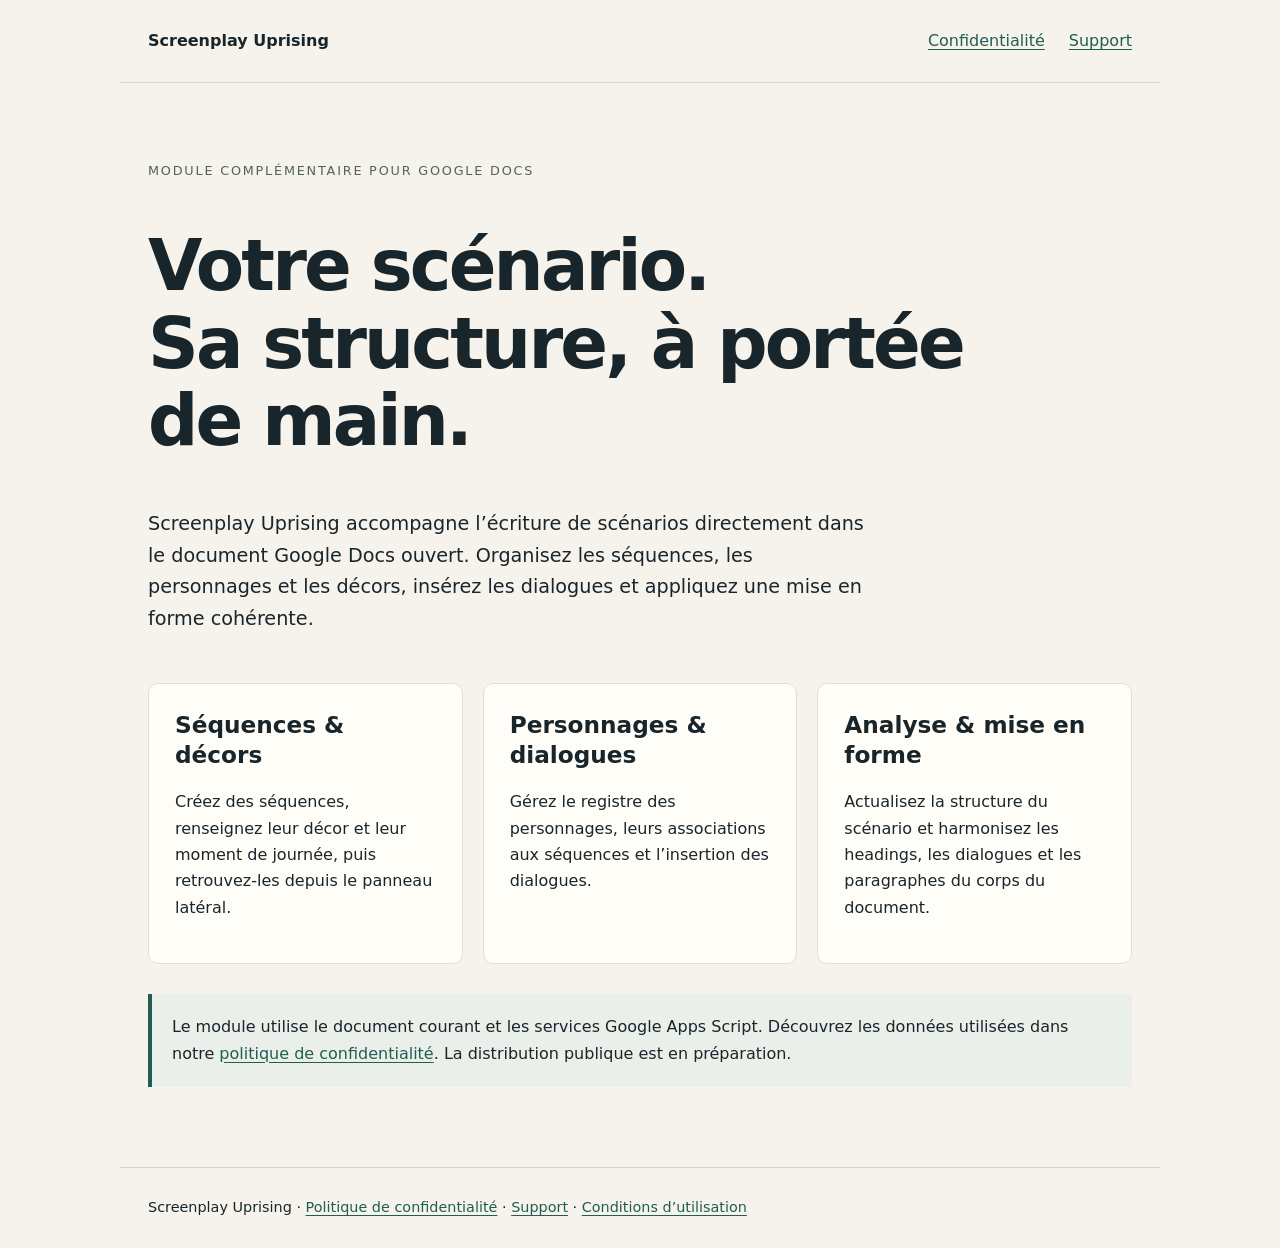
<file: index.html>
<!doctype html>
<html lang="fr">
<head><meta charset="utf-8"><meta name="viewport" content="width=device-width, initial-scale=1"><title>Screenplay Uprising — écrire un scénario dans Google Docs</title><meta name="description" content="Un module complémentaire Google Docs pour structurer vos séquences, personnages, dialogues et décors."><link rel="stylesheet" href="/styles.css"></head>
<body>
<header><a class="brand" href="/">Screenplay Uprising</a><nav aria-label="Navigation principale"><a href="/privacy">Confidentialité</a><a href="/support">Support</a></nav></header>
<main>
<p class="eyebrow">Module complémentaire pour Google Docs</p>
<h1>Votre scénario.<br>Sa structure, à portée de main.</h1>
<p class="lead">Screenplay Uprising accompagne l’écriture de scénarios directement dans le document Google Docs ouvert. Organisez les séquences, les personnages et les décors, insérez les dialogues et appliquez une mise en forme cohérente.</p>
<div class="grid">
<section class="card"><h2>Séquences &amp; décors</h2><p>Créez des séquences, renseignez leur décor et leur moment de journée, puis retrouvez-les depuis le panneau latéral.</p></section>
<section class="card"><h2>Personnages &amp; dialogues</h2><p>Gérez le registre des personnages, leurs associations aux séquences et l’insertion des dialogues.</p></section>
<section class="card"><h2>Analyse &amp; mise en forme</h2><p>Actualisez la structure du scénario et harmonisez les headings, les dialogues et les paragraphes du corps du document.</p></section>
</div>
<p class="note">Le module utilise le document courant et les services Google Apps Script. Découvrez les données utilisées dans notre <a href="/privacy">politique de confidentialité</a>. La distribution publique est en préparation.</p>
</main>
<footer>Screenplay Uprising · <a href="/privacy">Politique de confidentialité</a> · <a href="/support">Support</a> · <a href="/terms">Conditions d’utilisation</a></footer>
</body></html>
</file>
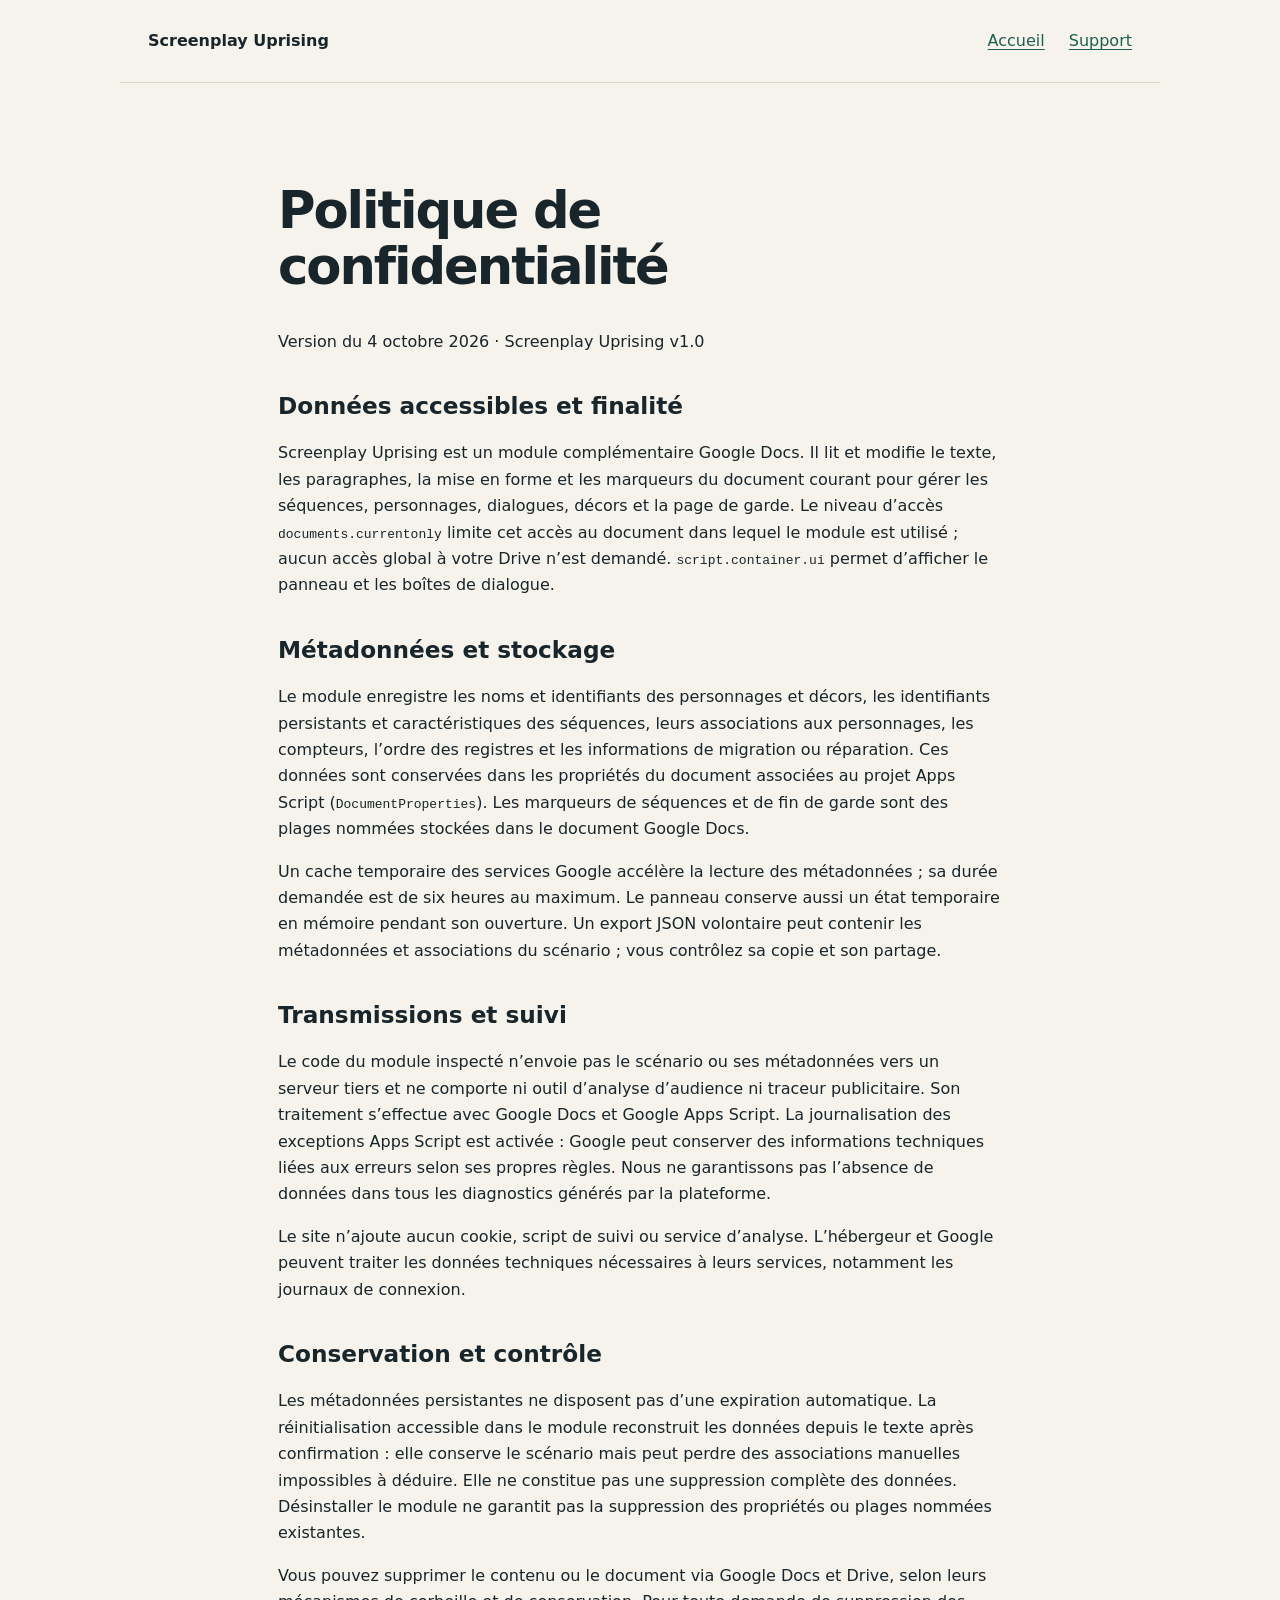
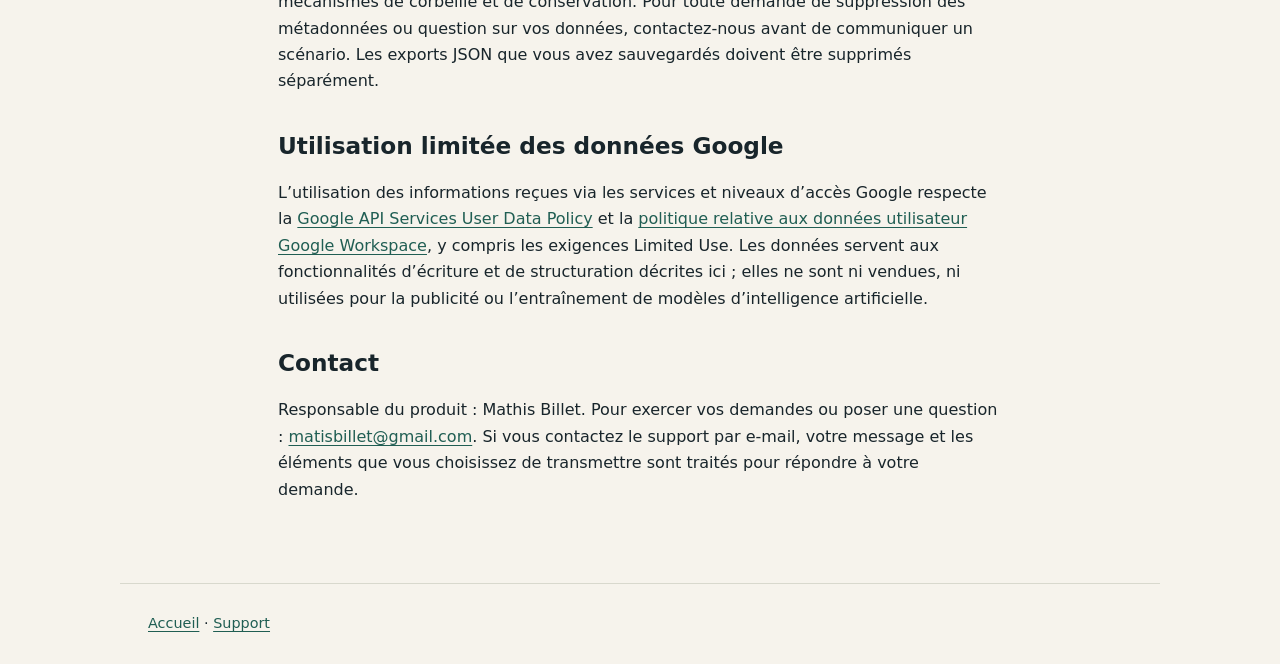
<file: privacy/index.html>
<!doctype html>
<html lang="fr">
<head><meta charset="utf-8"><meta name="viewport" content="width=device-width, initial-scale=1"><title>Politique de confidentialité — Screenplay Uprising</title><link rel="stylesheet" href="/styles.css"></head>
<body>
<header><a class="brand" href="/">Screenplay Uprising</a><nav aria-label="Navigation principale"><a href="/">Accueil</a><a href="/support">Support</a></nav></header>
<main class="prose">
<h1>Politique de confidentialité</h1><p>Version du 4 octobre 2026 · Screenplay Uprising v1.0</p>
<h2>Données accessibles et finalité</h2>
<p>Screenplay Uprising est un module complémentaire Google Docs. Il lit et modifie le texte, les paragraphes, la mise en forme et les marqueurs du document courant pour gérer les séquences, personnages, dialogues, décors et la page de garde. Le niveau d’accès <code>documents.currentonly</code> limite cet accès au document dans lequel le module est utilisé ; aucun accès global à votre Drive n’est demandé. <code>script.container.ui</code> permet d’afficher le panneau et les boîtes de dialogue.</p>
<h2>Métadonnées et stockage</h2>
<p>Le module enregistre les noms et identifiants des personnages et décors, les identifiants persistants et caractéristiques des séquences, leurs associations aux personnages, les compteurs, l’ordre des registres et les informations de migration ou réparation. Ces données sont conservées dans les propriétés du document associées au projet Apps Script (<code>DocumentProperties</code>). Les marqueurs de séquences et de fin de garde sont des plages nommées stockées dans le document Google Docs.</p>
<p>Un cache temporaire des services Google accélère la lecture des métadonnées ; sa durée demandée est de six heures au maximum. Le panneau conserve aussi un état temporaire en mémoire pendant son ouverture. Un export JSON volontaire peut contenir les métadonnées et associations du scénario ; vous contrôlez sa copie et son partage.</p>
<h2>Transmissions et suivi</h2>
<p>Le code du module inspecté n’envoie pas le scénario ou ses métadonnées vers un serveur tiers et ne comporte ni outil d’analyse d’audience ni traceur publicitaire. Son traitement s’effectue avec Google Docs et Google Apps Script. La journalisation des exceptions Apps Script est activée : Google peut conserver des informations techniques liées aux erreurs selon ses propres règles. Nous ne garantissons pas l’absence de données dans tous les diagnostics générés par la plateforme.</p>
<p>Le site n’ajoute aucun cookie, script de suivi ou service d’analyse. L’hébergeur et Google peuvent traiter les données techniques nécessaires à leurs services, notamment les journaux de connexion.</p>
<h2>Conservation et contrôle</h2>
<p>Les métadonnées persistantes ne disposent pas d’une expiration automatique. La réinitialisation accessible dans le module reconstruit les données depuis le texte après confirmation : elle conserve le scénario mais peut perdre des associations manuelles impossibles à déduire. Elle ne constitue pas une suppression complète des données. Désinstaller le module ne garantit pas la suppression des propriétés ou plages nommées existantes.</p>
<p>Vous pouvez supprimer le contenu ou le document via Google Docs et Drive, selon leurs mécanismes de corbeille et de conservation. Pour toute demande de suppression des métadonnées ou question sur vos données, contactez-nous avant de communiquer un scénario. Les exports JSON que vous avez sauvegardés doivent être supprimés séparément.</p>
<h2>Utilisation limitée des données Google</h2>
<p>L’utilisation des informations reçues via les services et niveaux d’accès Google respecte la <a href="https://developers.google.com/terms/api-services-user-data-policy">Google API Services User Data Policy</a> et la <a href="https://developers.google.com/workspace/workspace-api-user-data-developer-policy">politique relative aux données utilisateur Google Workspace</a>, y compris les exigences Limited Use. Les données servent aux fonctionnalités d’écriture et de structuration décrites ici ; elles ne sont ni vendues, ni utilisées pour la publicité ou l’entraînement de modèles d’intelligence artificielle.</p>
<h2>Contact</h2><p>Responsable du produit : Mathis Billet. Pour exercer vos demandes ou poser une question : <a href="mailto:matisbillet@gmail.com">matisbillet@gmail.com</a>. Si vous contactez le support par e-mail, votre message et les éléments que vous choisissez de transmettre sont traités pour répondre à votre demande.</p>
</main><footer><a href="/">Accueil</a> · <a href="/support">Support</a></footer>
</body></html>
</file>
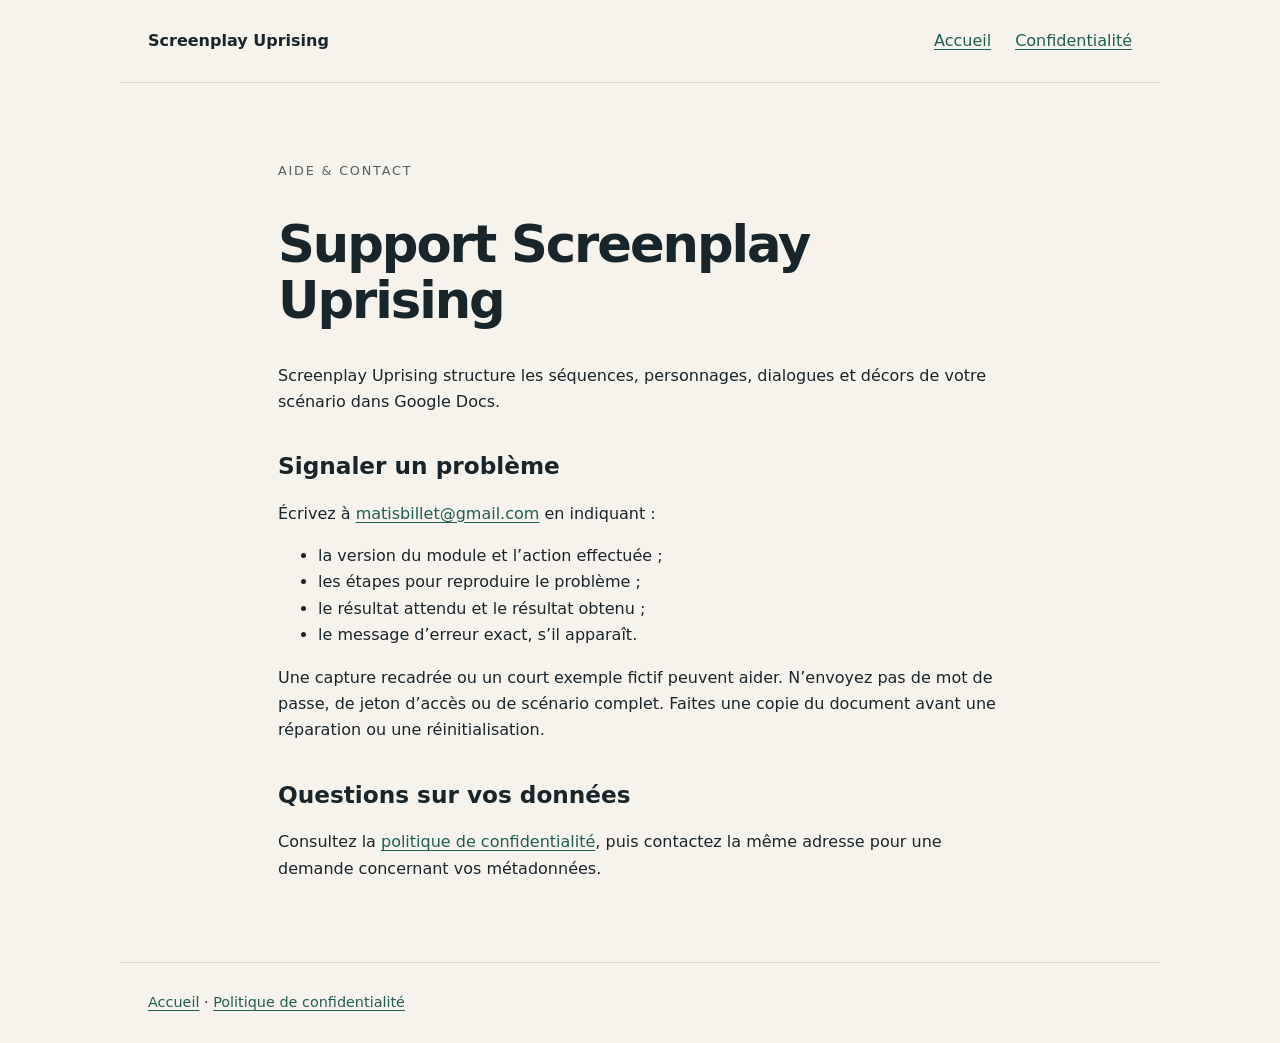
<file: support/index.html>
<!doctype html>
<html lang="fr">
<head><meta charset="utf-8"><meta name="viewport" content="width=device-width, initial-scale=1"><title>Support — Screenplay Uprising</title><link rel="stylesheet" href="/styles.css"></head>
<body>
<header><a class="brand" href="/">Screenplay Uprising</a><nav aria-label="Navigation principale"><a href="/">Accueil</a><a href="/privacy">Confidentialité</a></nav></header>
<main class="prose"><p class="eyebrow">Aide &amp; contact</p><h1>Support Screenplay Uprising</h1><p>Screenplay Uprising structure les séquences, personnages, dialogues et décors de votre scénario dans Google Docs.</p><h2>Signaler un problème</h2><p>Écrivez à <a href="mailto:matisbillet@gmail.com">matisbillet@gmail.com</a> en indiquant :</p><ul><li>la version du module et l’action effectuée ;</li><li>les étapes pour reproduire le problème ;</li><li>le résultat attendu et le résultat obtenu ;</li><li>le message d’erreur exact, s’il apparaît.</li></ul><p>Une capture recadrée ou un court exemple fictif peuvent aider. N’envoyez pas de mot de passe, de jeton d’accès ou de scénario complet. Faites une copie du document avant une réparation ou une réinitialisation.</p><h2>Questions sur vos données</h2><p>Consultez la <a href="/privacy">politique de confidentialité</a>, puis contactez la même adresse pour une demande concernant vos métadonnées.</p></main>
<footer><a href="/">Accueil</a> · <a href="/privacy">Politique de confidentialité</a></footer>
</body></html>
</file>
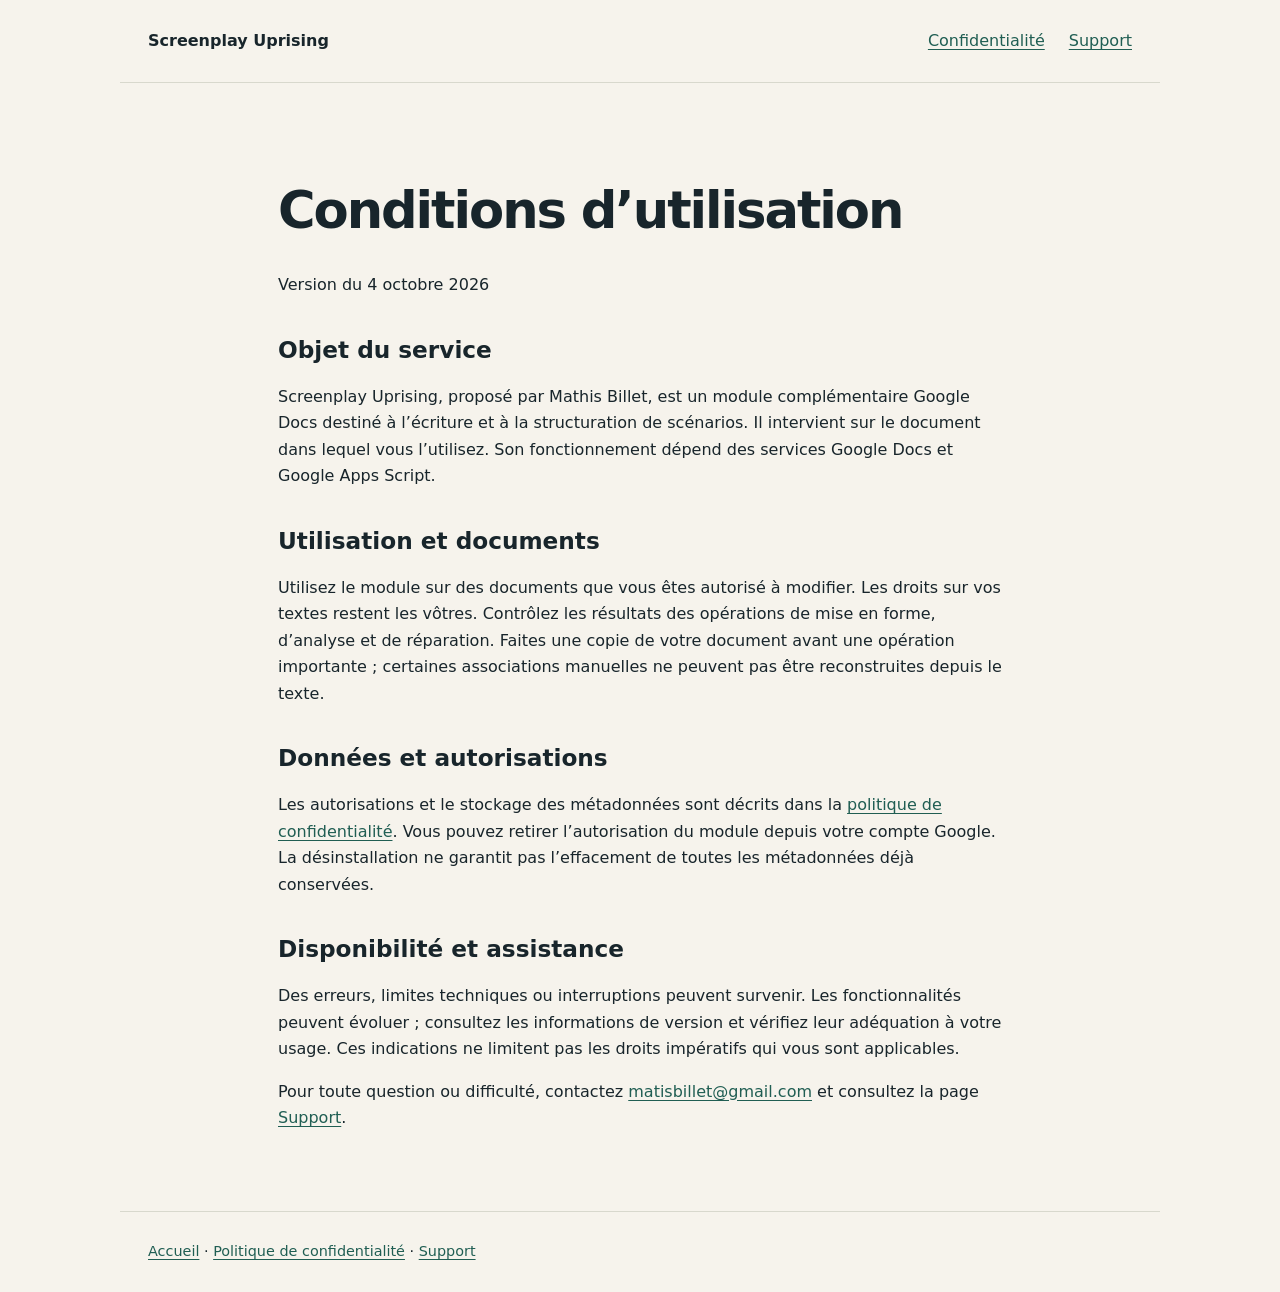
<file: terms/index.html>
<!doctype html>
<html lang="fr">
<head><meta charset="utf-8"><meta name="viewport" content="width=device-width, initial-scale=1"><title>Conditions d’utilisation — Screenplay Uprising</title><link rel="stylesheet" href="/styles.css"></head>
<body>
<header><a class="brand" href="/">Screenplay Uprising</a><nav aria-label="Navigation principale"><a href="/privacy">Confidentialité</a><a href="/support">Support</a></nav></header>
<main class="prose"><h1>Conditions d’utilisation</h1><p>Version du 4 octobre 2026</p><h2>Objet du service</h2><p>Screenplay Uprising, proposé par Mathis Billet, est un module complémentaire Google Docs destiné à l’écriture et à la structuration de scénarios. Il intervient sur le document dans lequel vous l’utilisez. Son fonctionnement dépend des services Google Docs et Google Apps Script.</p><h2>Utilisation et documents</h2><p>Utilisez le module sur des documents que vous êtes autorisé à modifier. Les droits sur vos textes restent les vôtres. Contrôlez les résultats des opérations de mise en forme, d’analyse et de réparation. Faites une copie de votre document avant une opération importante ; certaines associations manuelles ne peuvent pas être reconstruites depuis le texte.</p><h2>Données et autorisations</h2><p>Les autorisations et le stockage des métadonnées sont décrits dans la <a href="/privacy">politique de confidentialité</a>. Vous pouvez retirer l’autorisation du module depuis votre compte Google. La désinstallation ne garantit pas l’effacement de toutes les métadonnées déjà conservées.</p><h2>Disponibilité et assistance</h2><p>Des erreurs, limites techniques ou interruptions peuvent survenir. Les fonctionnalités peuvent évoluer ; consultez les informations de version et vérifiez leur adéquation à votre usage. Ces indications ne limitent pas les droits impératifs qui vous sont applicables.</p><p>Pour toute question ou difficulté, contactez <a href="mailto:matisbillet@gmail.com">matisbillet@gmail.com</a> et consultez la page <a href="/support">Support</a>.</p></main>
<footer><a href="/">Accueil</a> · <a href="/privacy">Politique de confidentialité</a> · <a href="/support">Support</a></footer>
</body></html>
</file>
<file: styles.css>
:root { color-scheme: light; font-family: system-ui, sans-serif; color: #18252b; background: #f6f3ec; }
* { box-sizing: border-box; }
body { margin: 0; line-height: 1.65; }
a { color: #205e53; text-underline-offset: .2em; }
a:focus-visible { outline: 3px solid #bd8429; outline-offset: 5px; }
header, main, footer { max-width: 1040px; margin: auto; padding: 28px; }
header { display: flex; justify-content: space-between; gap: 24px; flex-wrap: wrap; border-bottom: 1px solid #d8d8cd; }
.brand { font-weight: 750; text-decoration: none; color: inherit; }
nav { display: flex; gap: 24px; flex-wrap: wrap; }
main { padding-top: 64px; padding-bottom: 64px; }
.eyebrow { text-transform: uppercase; letter-spacing: .14em; font-size: .8rem; color: #52635d; }
h1 { font-size: clamp(2.3rem, 6vw, 4.4rem); line-height: 1.1; letter-spacing: -.04em; max-width: 850px; }
h2 { font-size: 1.45rem; line-height: 1.3; }
.lead { max-width: 720px; font-size: 1.2rem; }
.grid { display: grid; grid-template-columns: repeat(auto-fit, minmax(240px, 1fr)); gap: 20px; margin-top: 48px; }
.card { padding: 26px; background: #fffdf8; border: 1px solid #dfdfd4; border-radius: 10px; }
.card h2 { margin-top: 0; }
.prose { max-width: 780px; }
.prose h1 { font-size: clamp(2rem, 5vw, 3.2rem); }
.prose h2 { margin-top: 36px; }
.note { padding: 20px; border-left: 4px solid #205e53; background: #eaf0e9; margin-top: 30px; }
footer { font-size: .9rem; border-top: 1px solid #d8d8cd; }
@media (max-width: 480px) { header, main, footer { padding: 20px; } main { padding-top: 40px; } nav { gap: 16px; } }
</file>
